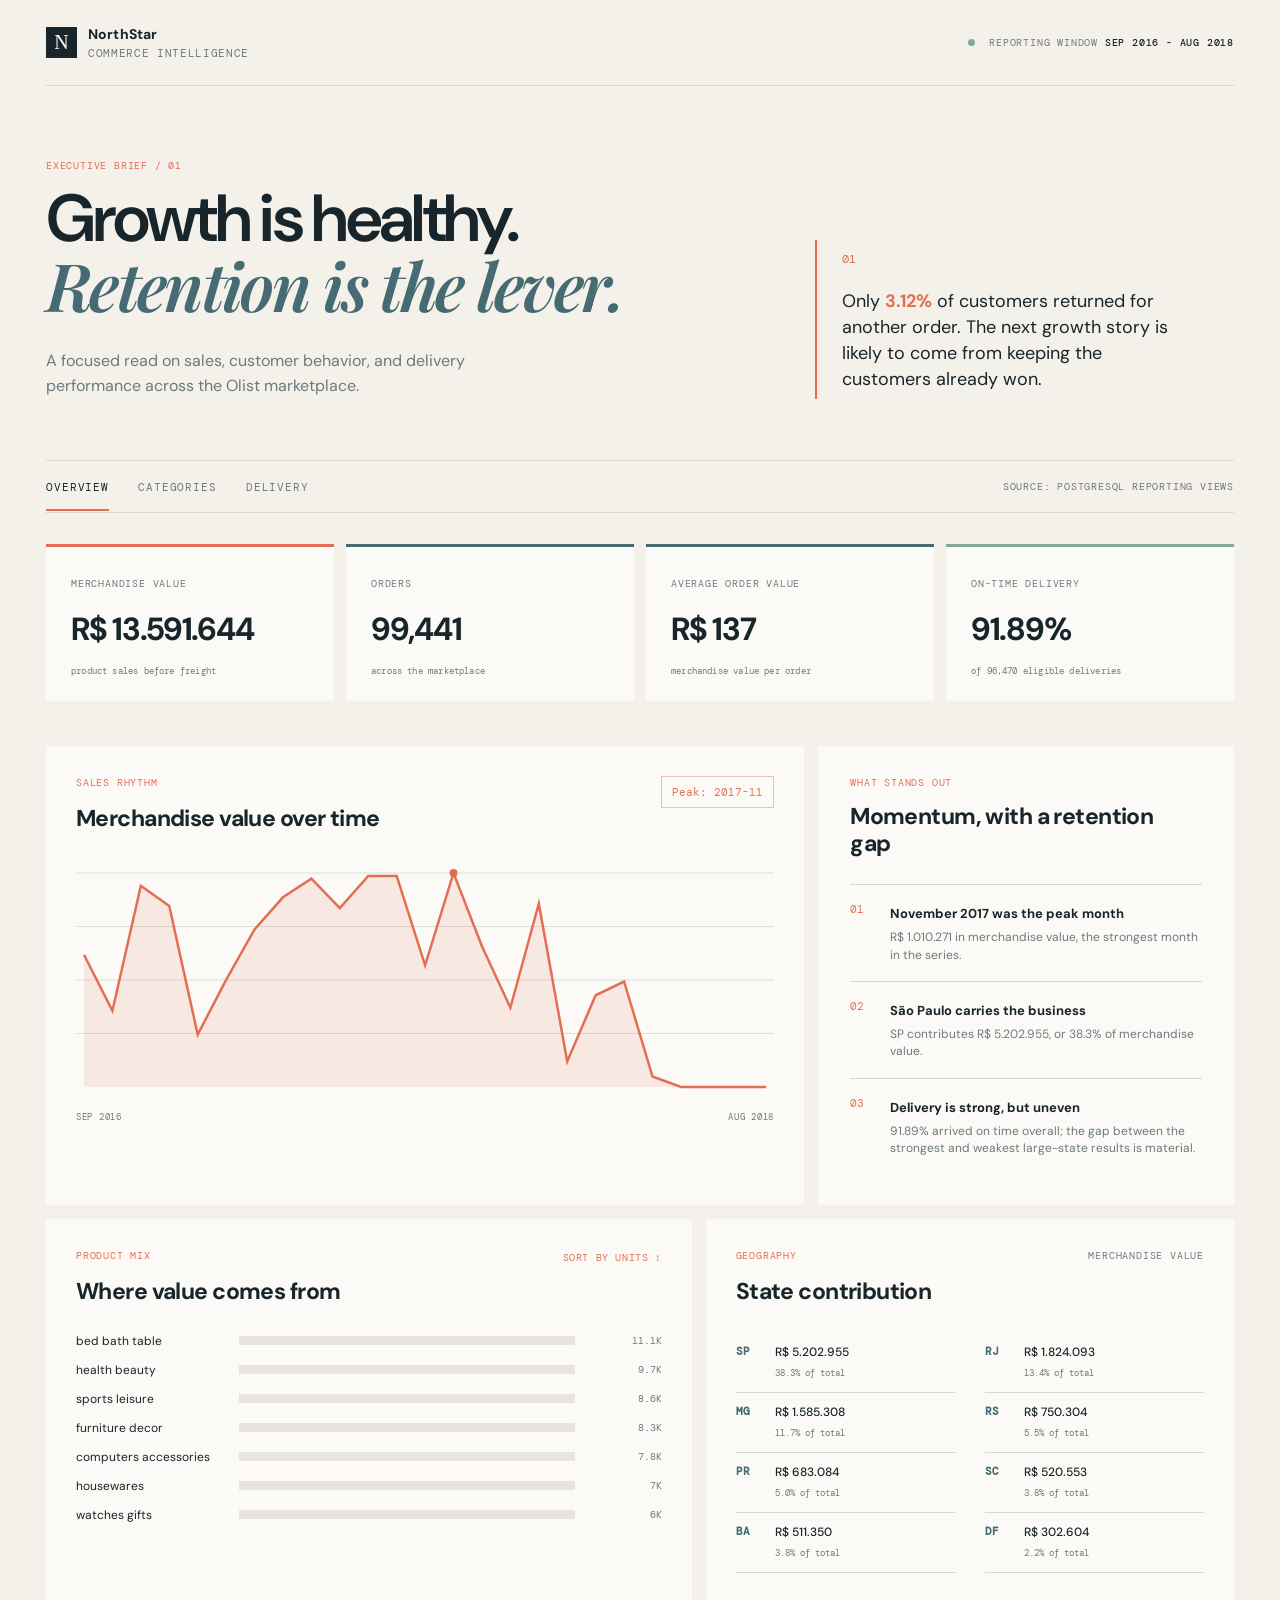
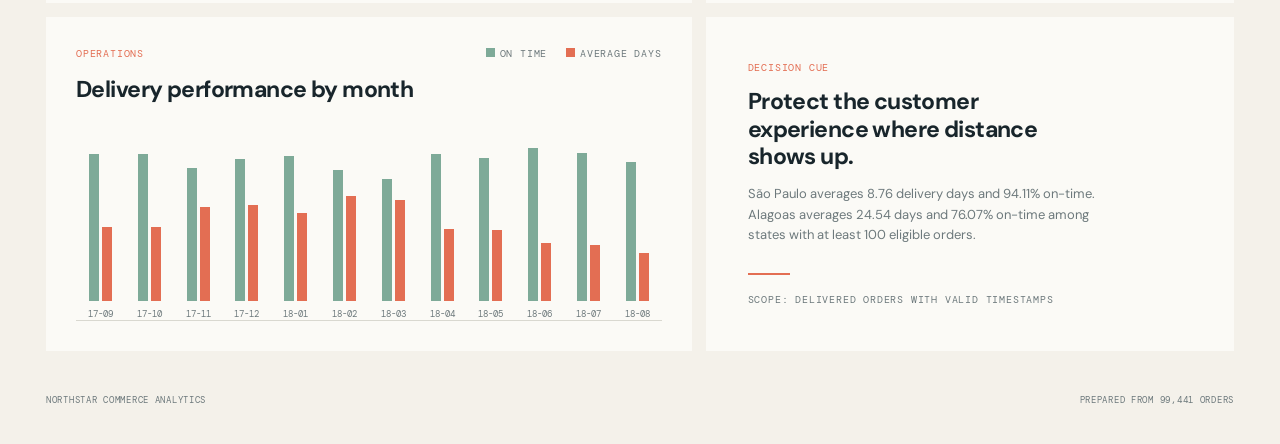
<file: dashboard/index.html>
<!doctype html>
<html lang="en">
<head>
  <meta charset="utf-8">
  <meta name="viewport" content="width=device-width, initial-scale=1">
  <title>NorthStar Commerce | Executive brief</title>
  <link rel="stylesheet" href="styles.css">
</head>
<body>
  <div class="app-shell">
    <header class="topbar">
      <a class="brand" href="#overview" aria-label="NorthStar Commerce home">
        <span class="brand-mark">N</span>
        <span><strong>NorthStar</strong><small>commerce intelligence</small></span>
      </a>
      <div class="topbar-meta"><span class="status-dot"></span> Reporting window <strong>Sep 2016 - Aug 2018</strong></div>
    </header>

    <main>
      <section class="intro" id="overview">
        <div>
          <p class="eyebrow">Executive brief / 01</p>
          <h1>Growth is healthy.<br><em>Retention is the lever.</em></h1>
          <p class="lede">A focused read on sales, customer behavior, and delivery performance across the Olist marketplace.</p>
        </div>
        <div class="intro-note"><span class="note-index">01</span><p>Only <strong>3.12%</strong> of customers returned for another order. The next growth story is likely to come from keeping the customers already won.</p></div>
      </section>

      <nav class="section-nav" aria-label="Dashboard sections">
        <a class="active" href="#overview">Overview</a><a href="#categories">Categories</a><a href="#delivery">Delivery</a>
        <span class="source-label">Source: PostgreSQL reporting views</span>
      </nav>

      <section class="kpi-grid" aria-label="Executive KPIs">
        <article class="kpi-card accent-coral"><span class="kpi-label">Merchandise value</span><strong id="kpi-value">--</strong><span class="kpi-foot">product sales before freight</span></article>
        <article class="kpi-card"><span class="kpi-label">Orders</span><strong id="kpi-orders">--</strong><span class="kpi-foot">across the marketplace</span></article>
        <article class="kpi-card"><span class="kpi-label">Average order value</span><strong id="kpi-aov">--</strong><span class="kpi-foot">merchandise value per order</span></article>
        <article class="kpi-card accent-mint"><span class="kpi-label">On-time delivery</span><strong id="kpi-ontime">--</strong><span class="kpi-foot">of 96,470 eligible deliveries</span></article>
      </section>

      <section class="story-grid">
        <article class="panel trend-panel">
          <div class="panel-heading"><div><p class="eyebrow">Sales rhythm</p><h2>Merchandise value over time</h2></div><span class="callout" id="trend-callout">--</span></div>
          <div class="chart-wrap"><canvas id="trend-chart" aria-label="Monthly merchandise value chart"></canvas></div>
          <div class="axis-labels"><span>Sep 2016</span><span>Aug 2018</span></div>
        </article>
        <article class="panel signal-panel">
          <p class="eyebrow">What stands out</p><h2>Momentum, with a retention gap</h2>
          <div class="signal"><span class="signal-number">01</span><div><strong>November 2017 was the peak month</strong><p id="peak-copy">--</p></div></div>
          <div class="signal"><span class="signal-number">02</span><div><strong>São Paulo carries the business</strong><p id="state-copy">--</p></div></div>
          <div class="signal"><span class="signal-number">03</span><div><strong>Delivery is strong, but uneven</strong><p>91.89% arrived on time overall; the gap between the strongest and weakest large-state results is material.</p></div></div>
        </article>
      </section>

      <section class="content-grid" id="categories">
        <article class="panel category-panel">
          <div class="panel-heading"><div><p class="eyebrow">Product mix</p><h2>Where value comes from</h2></div><button class="text-button" id="category-sort" type="button">Sort by units <span>↕</span></button></div>
          <div id="category-list" class="bar-list" aria-live="polite"></div>
        </article>
        <article class="panel state-panel">
          <div class="panel-heading"><div><p class="eyebrow">Geography</p><h2>State contribution</h2></div><span class="small-caption">merchandise value</span></div>
          <div id="state-list" class="state-list" aria-live="polite"></div>
        </article>
      </section>

      <section class="content-grid" id="delivery">
        <article class="panel delivery-panel">
          <div class="panel-heading"><div><p class="eyebrow">Operations</p><h2>Delivery performance by month</h2></div><span class="legend"><i class="legend-mint"></i>On time <i class="legend-coral"></i>Average days</span></div>
          <div class="delivery-chart" id="delivery-chart"></div>
        </article>
        <article class="panel takeaway-panel">
          <p class="eyebrow">Decision cue</p><h2>Protect the customer experience where distance shows up.</h2>
          <p>São Paulo averages 8.76 delivery days and 94.11% on-time. Alagoas averages 24.54 days and 76.07% on-time among states with at least 100 eligible orders.</p>
          <div class="takeaway-rule"></div><span class="small-caption">Scope: delivered orders with valid timestamps</span>
        </article>
      </section>
    </main>

    <footer><span>NorthStar Commerce Analytics</span><span>Prepared from 99,441 orders</span></footer>
  </div>
  <script src="app.js"></script>
</body>
</html>
</file>
<file: dashboard/styles.css>
@import url('https://fonts.googleapis.com/css2?family=DM+Mono:wght@400;500&family=DM+Sans:wght@400;500;600;700&family=Playfair+Display:ital,wght@0,600;1,600&display=swap');

:root { --ink:#18252b; --muted:#6d797c; --paper:#f4f1ea; --panel:#fbfaf6; --line:#d9d8d0; --coral:#e36e53; --mint:#7eaa98; --blue:#476b73; --gold:#d4a44d; }
* { box-sizing:border-box; }
html { scroll-behavior:smooth; }
body { margin:0; background:var(--paper); color:var(--ink); font-family:'DM Sans',sans-serif; }
a { color:inherit; text-decoration:none; }
.app-shell { max-width:1440px; margin:auto; padding:0 46px; }
.topbar { height:86px; display:flex; align-items:center; justify-content:space-between; border-bottom:1px solid var(--line); }
.brand { display:flex; align-items:center; gap:11px; letter-spacing:.01em; }.brand strong { display:block; font-size:14px; }.brand small { display:block; color:var(--muted); font:11px 'DM Mono',monospace; text-transform:uppercase; letter-spacing:.06em; margin-top:3px; }.brand-mark { display:grid; place-items:center; width:31px; height:31px; color:var(--panel); background:var(--ink); font-family:Georgia,serif; font-size:20px; }.topbar-meta,.source-label,.small-caption,.kpi-label,.kpi-foot,.eyebrow,.axis-labels,.legend,footer { font:10px 'DM Mono',monospace; text-transform:uppercase; letter-spacing:.08em; color:var(--muted); }.topbar-meta strong { color:var(--ink); font-weight:500; }.status-dot { display:inline-block; width:7px; height:7px; background:var(--mint); border-radius:50%; margin-right:7px; }
.intro { display:grid; grid-template-columns:1.25fr .75fr; gap:70px; padding:73px 0 61px; }.eyebrow { margin:0 0 14px; color:var(--coral); }.intro h1 { margin:0; font-size:clamp(42px,5.2vw,77px); line-height:.99; letter-spacing:-.04em; font-weight:600; }.intro h1 em { color:var(--blue); font-family:'Playfair Display',serif; font-weight:600; }.lede { max-width:470px; color:var(--muted); font-size:16px; line-height:1.6; margin:25px 0 0; }.intro-note { border-left:2px solid var(--coral); align-self:end; padding:7px 0 7px 25px; max-width:370px; }.note-index { color:var(--coral); font:12px 'DM Mono',monospace; }.intro-note p { margin:20px 0 0; font-size:18px; line-height:1.45; }.intro-note strong { color:var(--coral); }
.section-nav { display:flex; align-items:center; gap:29px; border-top:1px solid var(--line); border-bottom:1px solid var(--line); min-height:53px; }.section-nav a { font:11px 'DM Mono',monospace; text-transform:uppercase; letter-spacing:.08em; color:var(--muted); padding:18px 0 15px; border-bottom:2px solid transparent; }.section-nav a.active,.section-nav a:hover { color:var(--ink); border-color:var(--coral); }.source-label { margin-left:auto; }
.kpi-grid { display:grid; grid-template-columns:repeat(4,1fr); gap:12px; padding:31px 0 45px; }.kpi-card { background:var(--panel); padding:24px 25px 22px; min-height:136px; border-top:3px solid var(--blue); }.kpi-card.accent-coral { border-color:var(--coral); }.kpi-card.accent-mint { border-color:var(--mint); }.kpi-card strong { display:block; font-size:32px; letter-spacing:-.04em; margin:16px 0 8px; }.kpi-foot { font-size:9px; text-transform:none; letter-spacing:.02em; }
.story-grid,.content-grid { display:grid; grid-template-columns:1.55fr .85fr; gap:14px; margin-bottom:14px; }.content-grid { grid-template-columns:1.1fr .9fr; }.panel { background:var(--panel); padding:30px; min-width:0; }.panel-heading { display:flex; justify-content:space-between; align-items:start; gap:20px; }.panel h2 { margin:0; font-size:23px; letter-spacing:-.025em; }.trend-panel { min-height:370px; }.chart-wrap { height:246px; margin-top:28px; position:relative; }.chart-wrap canvas { display:block; width:100%; height:100%; }.axis-labels { display:flex; justify-content:space-between; padding-top:4px; font-size:9px; }.callout { color:var(--coral); font:11px 'DM Mono',monospace; border:1px solid #ebc2b7; padding:8px 10px; white-space:nowrap; }.signal-panel { padding:30px 32px; }.signal-panel h2 { max-width:310px; line-height:1.18; margin-bottom:27px; }.signal { display:grid; grid-template-columns:29px 1fr; gap:11px; padding:17px 0; border-top:1px solid var(--line); }.signal-number { color:var(--coral); font:11px 'DM Mono',monospace; }.signal strong { font-size:13px; }.signal p { color:var(--muted); line-height:1.45; font-size:12px; margin:6px 0 0; }.text-button { border:0; background:none; color:var(--coral); font:10px 'DM Mono',monospace; text-transform:uppercase; letter-spacing:.06em; cursor:pointer; padding:2px 0; }.bar-list { margin-top:27px; }.bar-row { display:grid; grid-template-columns:150px 1fr 74px; align-items:center; gap:13px; margin:13px 0; font-size:12px; }.bar-name { overflow:hidden; text-overflow:ellipsis; white-space:nowrap; }.bar-track { height:9px; background:#e7e5dd; }.bar-fill { height:100%; background:var(--coral); transition:width .5s ease; }.bar-row:nth-child(2) .bar-fill { background:var(--blue); }.bar-row:nth-child(3) .bar-fill { background:var(--mint); }.bar-value { text-align:right; font:10px 'DM Mono',monospace; color:var(--muted); }.state-list { margin-top:27px; display:grid; grid-template-columns:1fr 1fr; column-gap:30px; }.state-row { display:grid; grid-template-columns:29px 1fr; gap:10px; padding:11px 0; border-bottom:1px solid var(--line); }.state-code { font:bold 11px 'DM Mono',monospace; color:var(--blue); }.state-row strong { display:block; font-size:12px; font-weight:500; }.state-row small { color:var(--muted); font:9px 'DM Mono',monospace; }.delivery-panel { min-height:290px; }.legend { white-space:nowrap; }.legend i { display:inline-block; width:9px; height:9px; margin:0 5px 0 12px; }.legend-mint { background:var(--mint); }.legend-coral { background:var(--coral); }.delivery-chart { display:grid; grid-template-columns:repeat(12,1fr); align-items:end; gap:10px; height:190px; margin-top:27px; border-bottom:1px solid var(--line); padding:0 5px; }.delivery-month { height:100%; display:flex; flex-direction:column; justify-content:end; align-items:center; gap:7px; position:relative; }.delivery-bars { display:flex; align-items:end; gap:3px; height:155px; }.delivery-bar { width:10px; background:var(--mint); min-height:4px; }.delivery-bar.days { background:var(--coral); }.delivery-month label { font:9px 'DM Mono',monospace; color:var(--muted); }.takeaway-panel { display:flex; flex-direction:column; justify-content:center; padding:42px; }.takeaway-panel h2 { line-height:1.2; max-width:350px; }.takeaway-panel p:not(.eyebrow) { color:var(--muted); line-height:1.6; font-size:13px; max-width:380px; }.takeaway-rule { height:2px; width:42px; background:var(--coral); margin:14px 0 18px; }footer { display:flex; justify-content:space-between; padding:29px 0 38px; font-size:9px; }
@media (max-width:850px) { .app-shell { padding:0 20px; }.topbar-meta { display:none; }.intro { grid-template-columns:1fr; gap:35px; padding:52px 0 43px; }.intro-note { justify-self:start; }.kpi-grid { grid-template-columns:1fr 1fr; }.story-grid,.content-grid { grid-template-columns:1fr; }.section-nav { gap:19px; overflow:auto; }.source-label { display:none; }.panel { padding:24px 20px; }.state-list { column-gap:16px; }.bar-row { grid-template-columns:108px 1fr 60px; }.delivery-chart { gap:4px; }.delivery-bar { width:7px; } }
@media (max-width:500px) { .intro h1 { font-size:43px; }.kpi-card { padding:18px 15px; min-height:122px; }.kpi-card strong { font-size:24px; }.kpi-label { font-size:9px; }.panel-heading { display:block; }.callout,.legend,.text-button { display:inline-block; margin-top:15px; }.signal-panel h2 { font-size:21px; }.state-list { grid-template-columns:1fr; }.delivery-chart { grid-template-columns:repeat(12, minmax(16px,1fr)); overflow:hidden; }.delivery-bars { gap:2px; }.delivery-bar { width:6px; }footer { display:block; line-height:2; } }
</file>
